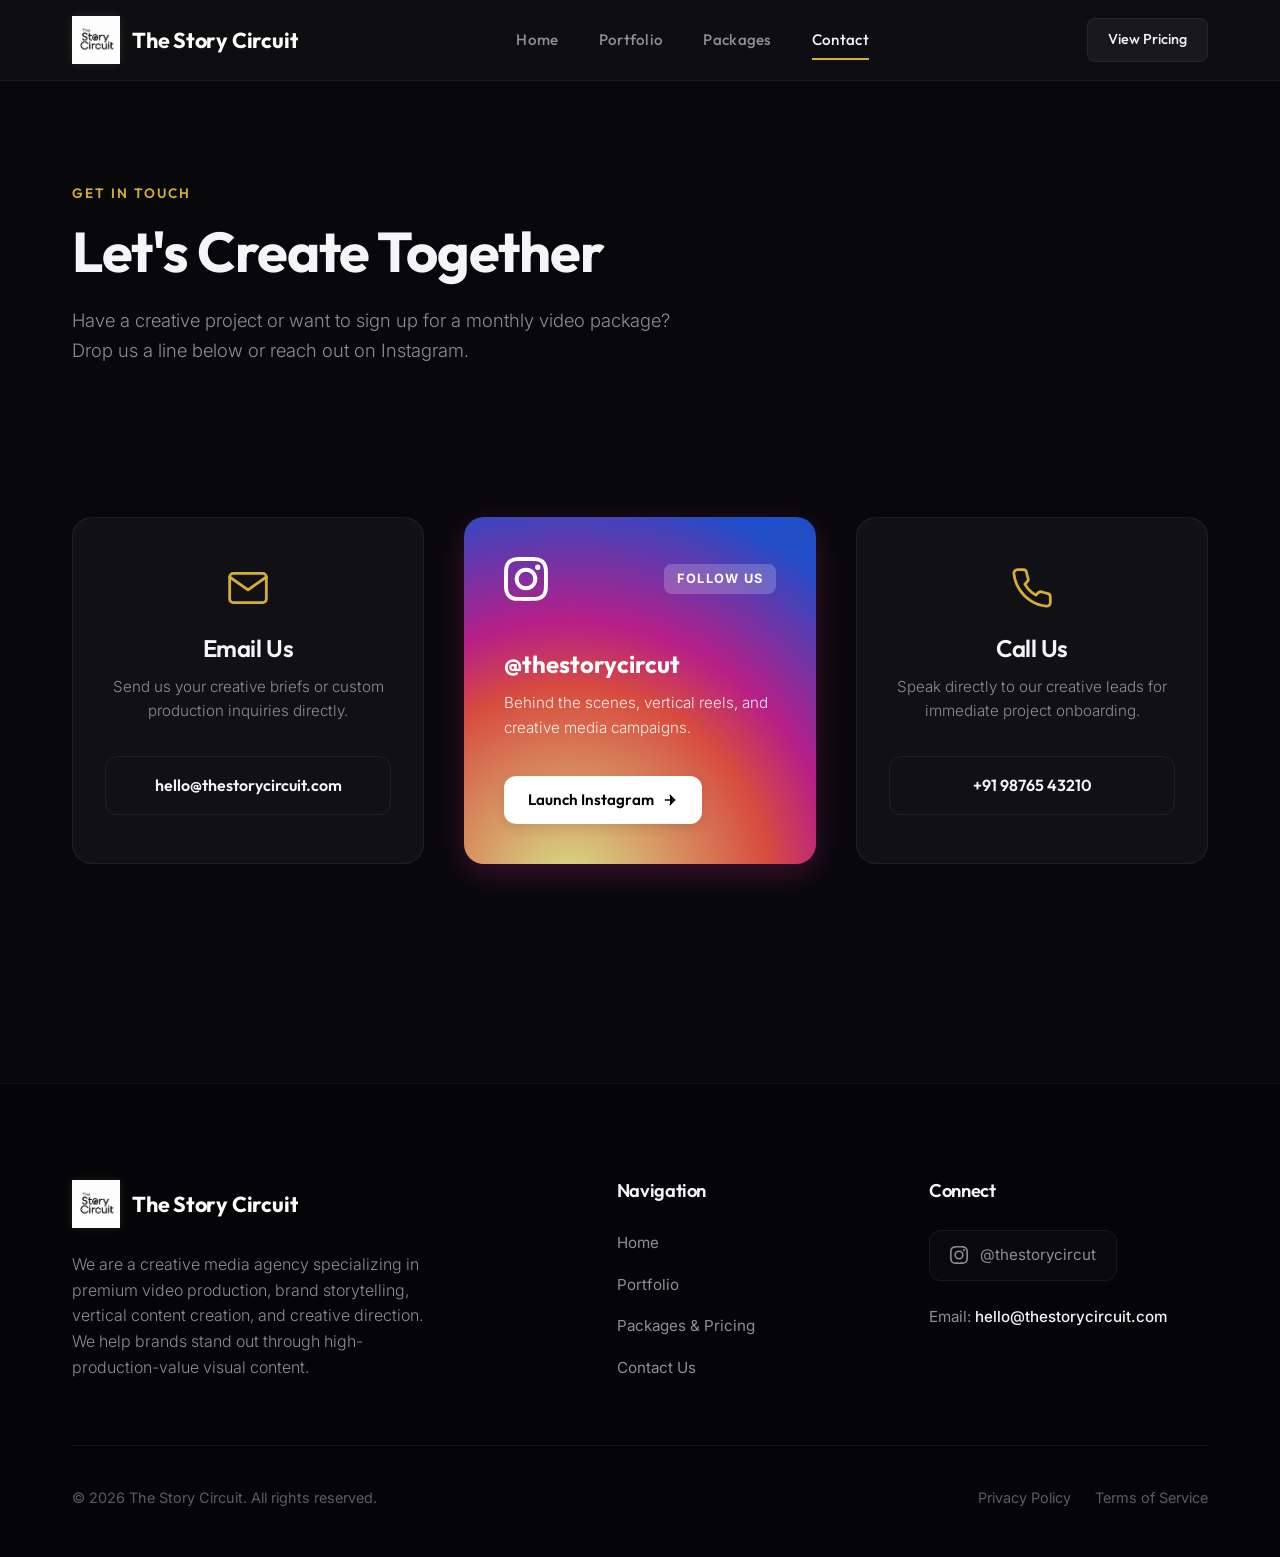
<file: contact.html>
<!DOCTYPE html>
<html lang="en">

<head>
  <meta charset="UTF-8">
  <meta name="viewport" content="width=device-width, initial-scale=1.0">

  <title>Contact Us | The Story Circuit</title>

  <meta
          name="description"
          content="Get in touch with The Story Circuit. Inquire about packages, book a video production consultation, or connect with our Instagram handle."
  >

  <link rel="stylesheet" href="css/style.css">
</head>

<body>

<!-- ==========================================
     HEADER & NAVIGATION
     ========================================== -->
<header class="header">

  <div class="container nav-container">

    <a
            href="index.html"
            class="logo-link logo-container"
            id="header-logo"
    >
        <span class="logo-text">
          The Story Circuit
        </span>
    </a>


    <nav class="nav-links" id="nav-links">

      <a
              href="index.html"
              class="nav-link"
      >
        Home
      </a>

      <a
              href="portfolio.html"
              class="nav-link"
      >
        Portfolio
      </a>

      <a
              href="pricing.html"
              class="nav-link"
      >
        Packages
      </a>

      <a
              href="contact.html"
              class="nav-link active"
      >
        Contact
      </a>

    </nav>


    <a
            href="pricing.html"
            class="nav-cta"
    >
      View Pricing
    </a>


    <div
            class="menu-toggle"
            id="menu-toggle"
    >
      <span></span>
      <span></span>
      <span></span>
    </div>

  </div>

</header>


<!-- ==========================================
     CONTACT HERO HEADER
     ========================================== -->
<section
        style="padding-top: 180px; padding-bottom: 2rem; background-color: var(--bg-dark);"
>

  <div class="container">

    <div class="reveal">

        <span class="section-tag">
          Get in Touch
        </span>

      <h1 class="section-title">
        Let's Create Together
      </h1>

      <p class="section-desc">
        Have a creative project or want to sign up for a monthly video package? Drop us a line below or reach out on Instagram.
      </p>

    </div>

  </div>

</section>


<!-- ==========================================
     CONTACT DETAILS & FORM SECTION
     ========================================== -->
<section
        style="padding-top: 2rem; background-color: var(--bg-dark); min-height: 70vh;"
>

  <div class="container">

    <div
            class="pricing-grid reveal"
            style="margin-top: 2rem;"
    >

      <!-- Card 1: Email -->
      <div
              class="pricing-card"
              style="padding: 3rem 2rem; text-align: center; align-items: center; justify-content: center;"
      >

        <div
                style="color: var(--accent); margin-bottom: 1.5rem; display: flex; justify-content: center;"
        >

          <svg
                  width="44"
                  height="44"
                  viewBox="0 0 24 24"
                  fill="none"
                  stroke="currentColor"
                  stroke-width="1.5"
                  stroke-linecap="round"
                  stroke-linejoin="round"
          >
            <path d="M4 4h16c1.1 0 2 .9 2 2v12c0 1.1-.9 2-2 2H4c-1.1 0-2-.9-2-2V6c0-1.1.9-2 2-2z"></path>
            <polyline points="22,6 12,13 2,6"></polyline>
          </svg>

        </div>


        <h3
                style="font-size: 1.5rem; margin-bottom: 0.75rem; color: var(--text-main);"
        >
          Email Us
        </h3>


        <p
                style="color: var(--text-muted); font-size: 0.95rem; margin-bottom: 2rem; font-weight: 300; line-height: 1.6;"
        >
          Send us your creative briefs or custom production inquiries directly.
        </p>


        <a
                href="mailto:hello@thestorycircuit.com"
                class="btn btn-secondary btn-small agency-email"
                style="font-size: 1rem; width: 100%;"
        >
          hello@thestorycircuit.com
        </a>

      </div>


      <!-- Card 2: Instagram (Radial Glow) -->
      <a
              href="https://instagram.com/thestorycircut"
              target="_blank"
              class="instagram-card instagram-link"
              style="justify-content: space-between; min-height: 300px; text-align: left;"
      >

        <div class="instagram-header">

          <svg
                  class="instagram-icon"
                  viewBox="0 0 24 24"
          >
            <path d="M12 2.163c3.204 0 3.584.012 4.85.07 3.252.148 4.771 1.691 4.919 4.919.058 1.265.069 1.645.069 4.849 0 3.205-.012 3.584-.069 4.849-.149 3.225-1.664 4.771-4.919 4.919-1.266.058-1.644.07-4.85.07-3.204 0-3.584-.012-4.849-.07-3.26-.149-4.771-1.699-4.919-4.92-.058-1.265-.07-1.644-.07-4.849.07-3.204.013-3.583.07-4.849.149-3.227 1.664-4.771 4.919-4.919 1.266-.057 1.645-.069 4.849-.069zM12 0C8.741 0 8.333.014 7.053.072 2.695.272.273 2.69.073 7.051.014 8.333 0 8.741 0 12c0 3.259.014 3.668.072 4.948.2 4.358 2.618 6.78 6.98 6.98 1.281.058 1.689.072 4.948.072 3.259 0 3.668-.014 4.948-.072 4.354-.2 6.782-2.618 6.979-6.98.059-1.28.073-1.689.073-4.948 0-3.259-.014-3.667-.072-4.947-.196-4.354-2.617-6.78-6.979-6.98C15.668.014 15.259 0 12 0zm0 5.838a6.162 6.162 0 100 12.324 6.162 6.162 0 000-12.324zM12 16a4 4 0 110-8 4 4 0 010 8zm6.406-11.845a1.44 1.44 0 100 2.881 1.44 1.44 0 000-2.881z"
            />
          </svg>


          <span
                  style="font-size: 0.8rem; font-weight: 700; text-transform: uppercase; letter-spacing: 0.1em; background-color: rgba(255,255,255,0.2); padding: 0.3rem 0.8rem; border-radius: var(--radius-sm);"
          >
              Follow Us
            </span>

        </div>


        <div>

          <div
                  class="instagram-handle instagram-handle-text"
          >
            @thestorycircut
          </div>

          <div
                  class="instagram-tagline"
                  style="font-weight: 300; opacity: 0.9;"
          >
            Behind the scenes, vertical reels, and creative media campaigns.
          </div>

        </div>


        <div
                class="instagram-action"
                style="margin-top: 1rem;"
        >

            <span>
              Launch Instagram
            </span>

          <svg
                  width="14"
                  height="14"
                  viewBox="0 0 24 24"
                  fill="none"
                  stroke="currentColor"
                  stroke-width="2"
                  stroke-linecap="round"
                  stroke-linejoin="round"
          >
            <line
                    x1="5"
                    y1="12"
                    x2="19"
                    y2="12"
            ></line>

            <polyline
                    points="12 5 19 12 12 19"
            ></polyline>
          </svg>

        </div>

      </a>


      <!-- Card 3: Phone -->
      <div
              class="pricing-card"
              style="padding: 3rem 2rem; text-align: center; align-items: center; justify-content: center;"
      >

        <div
                style="color: var(--accent); margin-bottom: 1.5rem; display: flex; justify-content: center;"
        >

          <svg
                  width="44"
                  height="44"
                  viewBox="0 0 24 24"
                  fill="none"
                  stroke="currentColor"
                  stroke-width="1.5"
                  stroke-linecap="round"
                  stroke-linejoin="round"
          >
            <path d="M22 16.92v3a2 2 0 0 1-2.18 2 19.79 19.79 0 0 1-8.63-3.07 19.5 19.5 0 0 1-6-6 19.79 19.79 0 0 1-3.07-8.67A2 2 0 0 1 4.11 2h3a2 2 0 0 1 2 1.72 12.84 12.84 0 0 0 .7 2.81 2 2 0 0 1-.45 2.11L8.09 9.91a16 16 0 0 0 6 6l1.27-1.27a2 2 0 0 1 2.11-.45 12.84 12.84 0 0 0 2.81.7A2 2 0 0 1 22 16.92z"></path>
          </svg>

        </div>


        <h3
                style="font-size: 1.5rem; margin-bottom: 0.75rem; color: var(--text-main);"
        >
          Call Us
        </h3>


        <p
                style="color: var(--text-muted); font-size: 0.95rem; margin-bottom: 2rem; font-weight: 300; line-height: 1.6;"
        >
          Speak directly to our creative leads for immediate project onboarding.
        </p>


        <a
                href="tel:+919650866404"
                class="btn btn-secondary btn-small agency-phone"
                style="font-size: 1rem; width: 100%;"
        >
          +91 98765 43210
        </a>

      </div>

    </div>

  </div>

</section>


<!-- ==========================================
     FOOTER
     ========================================== -->
<footer class="footer">

  <div class="container">

    <div class="footer-grid">

      <div class="footer-brand">

        <a
                href="index.html"
                class="logo-link logo-container"
                id="footer-logo"
        >
            <span class="logo-text">
              The Story Circuit
            </span>
        </a>


        <p class="footer-desc agency-desc">
          We are a creative media agency crafting high-production video content, social campaign reels, and visual branding.
        </p>

      </div>


      <div>

        <h4 class="footer-title">
          Navigation
        </h4>

        <ul class="footer-links">

          <li>
            <a
                    href="index.html"
                    class="footer-link"
            >
              Home
            </a>
          </li>

          <li>
            <a
                    href="portfolio.html"
                    class="footer-link"
            >
              Portfolio
            </a>
          </li>

          <li>
            <a
                    href="pricing.html"
                    class="footer-link"
            >
              Packages & Pricing
            </a>
          </li>

          <li>
            <a
                    href="contact.html"
                    class="footer-link"
            >
              Contact Us
            </a>
          </li>

        </ul>

      </div>


      <div>

        <h4 class="footer-title">
          Connect
        </h4>

        <ul
                class="footer-links"
                style="gap: 1.5rem;"
        >

          <li>

            <a
                    href="#"
                    class="footer-social-badge instagram-link"
                    target="_blank"
            >

              <svg viewBox="0 0 24 24">
                <path d="M12 2.163c3.204 0 3.584.012 4.85.07 3.252.148 4.771 1.691 4.919 4.919.058 1.265.069 1.645.069 4.849 0 3.205-.012 3.584-.069 4.849-.149 3.225-1.664 4.771-4.919 4.919-1.266.058-1.644.07-4.85.07-3.204 0-3.584-.012-4.849-.07-3.26-.149-4.771-1.699-4.919-4.92-.058-1.265-.07-1.644-.07-4.849.07-3.204.013-3.583.07-4.849.149-3.227 1.664-4.771 4.919-4.919 1.266-.057 1.645-.069 4.849-.069zM12 0C8.741 0 8.333.014 7.053.072 2.695.272.273 2.69.073 7.051.014 8.333 0 8.741 0 12c0 3.259.014 3.668.072 4.948.2 4.358 2.618 6.78 6.98 6.98 1.281.058 1.689.072 4.948.072 3.259 0 3.668-.014 4.948-.072 4.354-.2 6.782-2.618 6.979-6.98.059-1.28.073-1.689.073-4.948 0-3.259-.014-3.667-.072-4.947-.196-4.354-2.617-6.78-6.979-6.98C15.668.014 15.259 0 12 0zm0 5.838a6.162 6.162 0 100 12.324 6.162 6.162 0 000-12.324zM12 16a4 4 0 110-8 4 4 0 010 8zm6.406-11.845a1.44 1.44 0 100 2.881 1.44 1.44 0 000-2.881z"
                />
              </svg>

              <span class="instagram-handle-text">
                  @thestorycircuit
                </span>

            </a>

          </li>


          <li
                  style="color: var(--text-muted); font-size: 0.95rem;"
          >
            Email:

            <a
                    href="mailto:hello@thestorycircuit.com"
                    class="agency-email"
                    style="color: var(--text-main); font-weight: 500;"
            >
              hello@thestorycircuit.com
            </a>

          </li>

        </ul>

      </div>

    </div>


    <div class="footer-bottom">

      <div>
        &copy; 2026

        <span class="agency-name">
            The Story Circuit
          </span>.

        All rights reserved.
      </div>


      <div
              style="display: flex; gap: 1.5rem;"
      >

        <a
                href="#"
                style="color: var(--text-dim);"
        >
          Privacy Policy
        </a>

        <a
                href="#"
                style="color: var(--text-dim);"
        >
          Terms of Service
        </a>

      </div>

    </div>

  </div>

</footer>


<!-- ==========================================
     JAVASCRIPT
     ========================================== -->
<script src="js/data.js"></script>
<script src="js/navigation.js"></script>
<script src="js/animations.js"></script>
<script src="js/modal.js"></script>
<script src="js/portfolio.js"></script>
<script src="js/pricing.js"></script>
<script src="js/contact.js"></script>
<script src="js/main.js"></script>

</body>

</html>
</file>
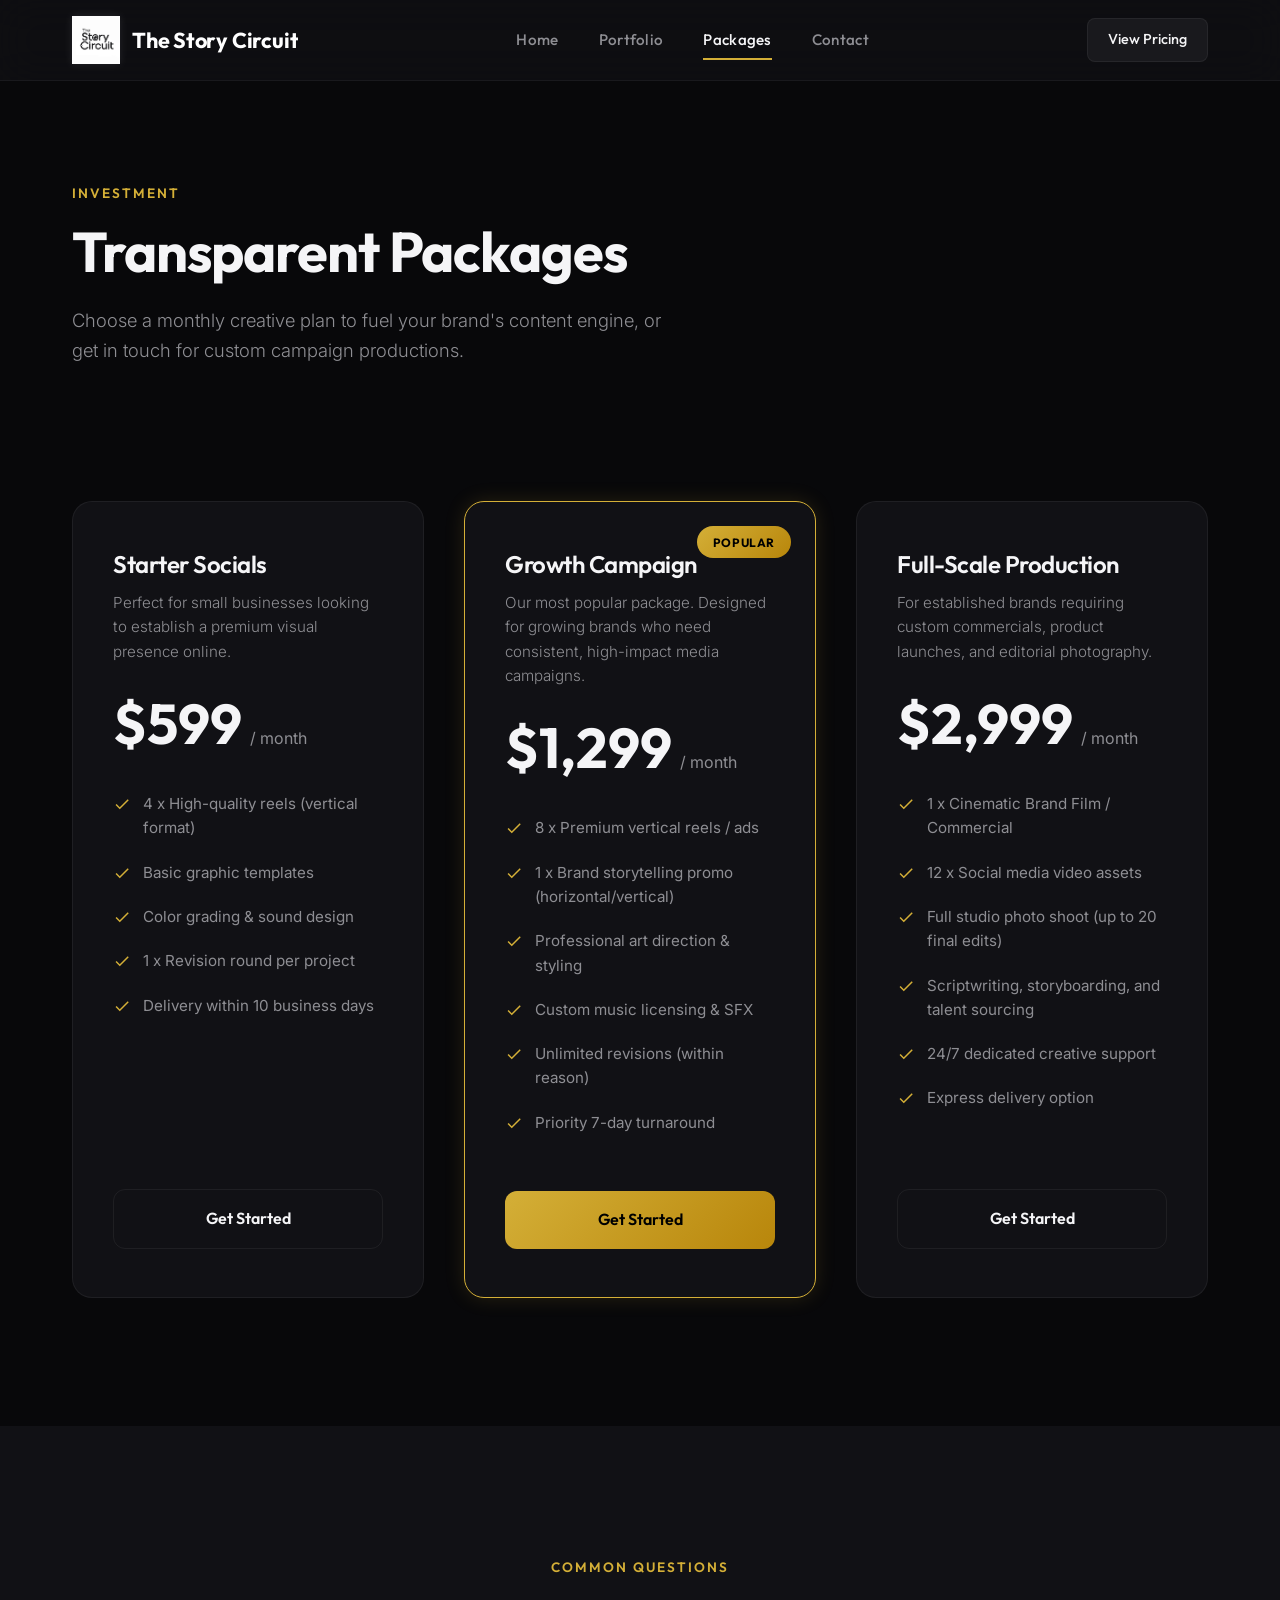
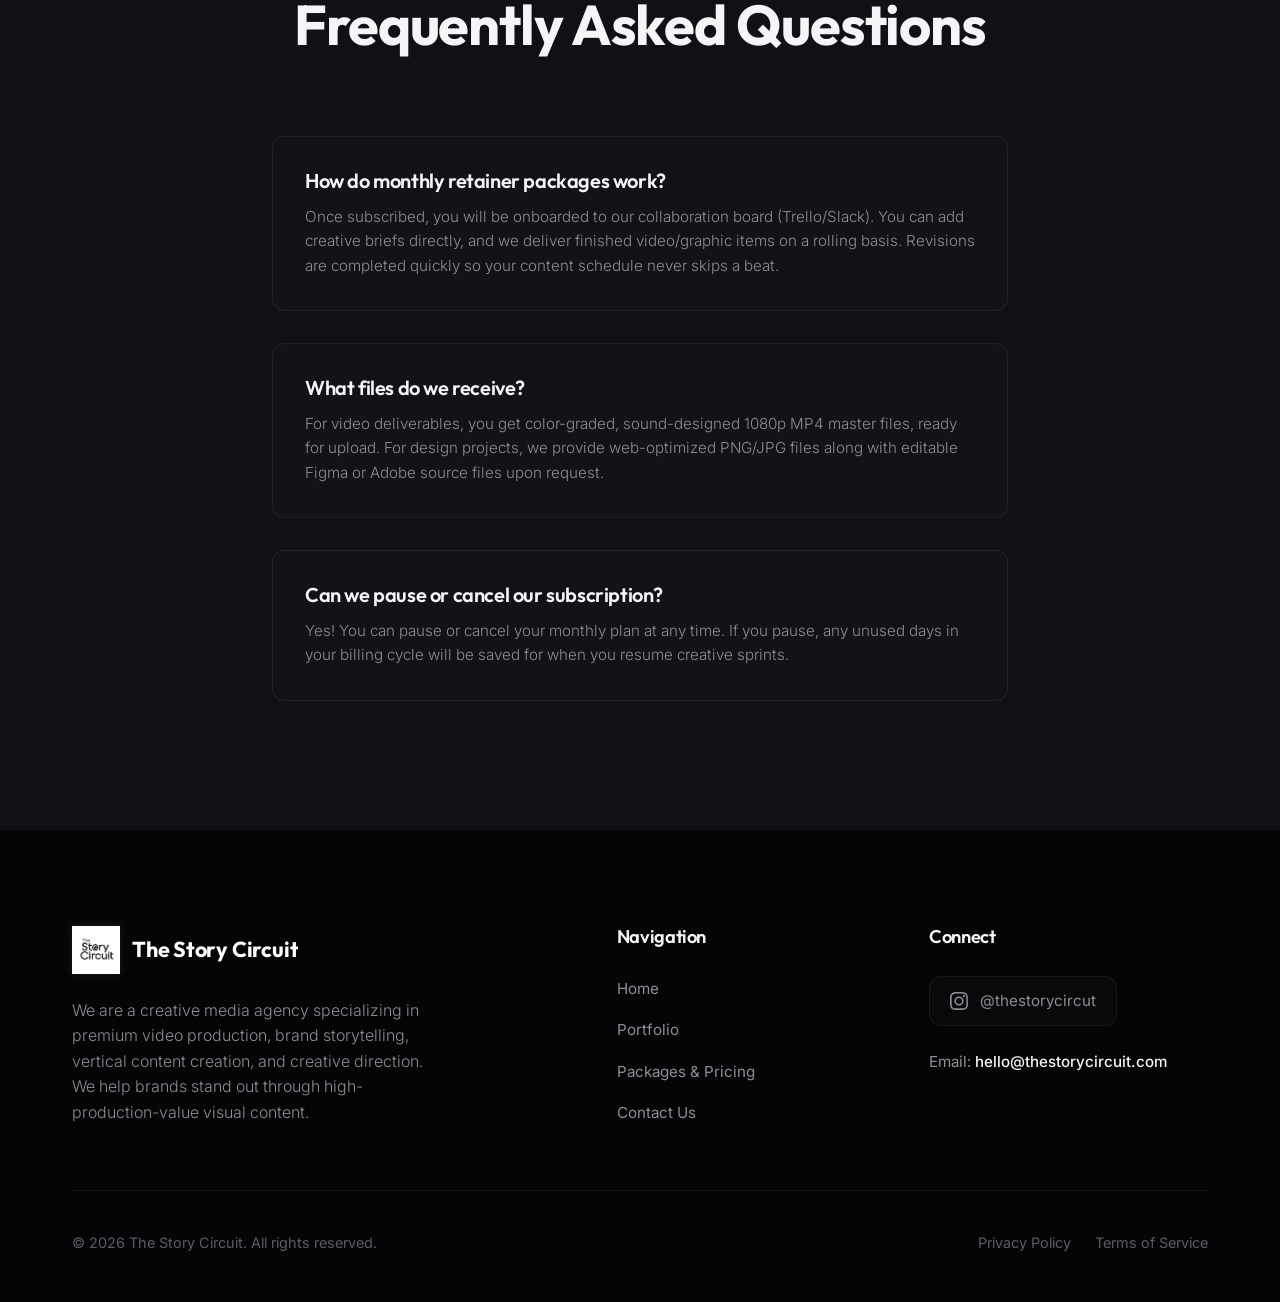
<file: pricing.html>
<!DOCTYPE html>
<html lang="en">

<head>
  <meta charset="UTF-8">
  <meta name="viewport" content="width=device-width, initial-scale=1.0">

  <title>Packages & Pricing | The Story Circuit</title>

  <meta
          name="description"
          content="View our monthly media production packages. From vertical content creation to full brand film production, find the right pricing for your business."
  >

  <link rel="stylesheet" href="css/style.css">
</head>

<body>

<!-- ==========================================
     HEADER & NAVIGATION
     ========================================== -->
<header class="header">

  <div class="container nav-container">

    <a
            href="index.html"
            class="logo-link logo-container"
            id="header-logo"
    >
        <span class="logo-text">
          The Story Circuit
        </span>
    </a>


    <nav class="nav-links" id="nav-links">

      <a
              href="index.html"
              class="nav-link"
      >
        Home
      </a>

      <a
              href="portfolio.html"
              class="nav-link"
      >
        Portfolio
      </a>

      <a
              href="pricing.html"
              class="nav-link active"
      >
        Packages
      </a>

      <a
              href="contact.html"
              class="nav-link"
      >
        Contact
      </a>

    </nav>


    <a
            href="pricing.html"
            class="nav-cta"
    >
      View Pricing
    </a>


    <div
            class="menu-toggle"
            id="menu-toggle"
    >
      <span></span>
      <span></span>
      <span></span>
    </div>

  </div>

</header>


<!-- ==========================================
     PRICING HERO HEADER
     ========================================== -->
<section
        style="padding-top: 180px; padding-bottom: 2rem; background-color: var(--bg-dark);"
>

  <div class="container">

    <div class="reveal">

        <span class="section-tag">
          Investment
        </span>

      <h1 class="section-title">
        Transparent Packages
      </h1>

      <p class="section-desc">
        Choose a monthly creative plan to fuel your brand's content engine, or get in touch for custom campaign productions.
      </p>

    </div>

  </div>

</section>


<!-- ==========================================
     PRICING CARDS SECTION
     ========================================== -->
<section
        style="padding-top: 2rem; background-color: var(--bg-dark);"
>

  <div class="container">

    <div
            class="pricing-grid"
            id="pricing-grid"
    >
      <!-- Rendered dynamically by js/main.js -->

      <p
              style="grid-column: 1/-1; text-align: center; color: var(--text-muted); padding: 4rem 0;"
      >
        Loading pricing plans...
      </p>

    </div>

  </div>

</section>


<!-- ==========================================
     FAQ SECTION
     ========================================== -->
<section
        style="background-color: var(--bg-surface);"
        id="faq"
>

  <div
          class="container"
          style="max-width: 800px;"
  >

    <div
            class="reveal"
            style="text-align: center; margin-bottom: 5rem;"
    >

        <span class="section-tag">
          Common Questions
        </span>

      <h2 class="section-title">
        Frequently Asked Questions
      </h2>

    </div>


    <div
            class="reveal"
            style="display: flex; flex-direction: column; gap: 2rem;"
    >

      <!-- FAQ 1 -->
      <div
              style="background-color: rgba(255,255,255,0.01); border: 1px solid var(--border-color); border-radius: var(--radius-md); padding: 2rem;"
      >

        <h3
                style="font-size: 1.25rem; margin-bottom: 0.75rem; color: var(--text-main);"
        >
          How do monthly retainer packages work?
        </h3>

        <p
                style="color: var(--text-muted); font-weight: 300; font-size: 0.95rem; line-height: 1.6;"
        >
          Once subscribed, you will be onboarded to our collaboration board (Trello/Slack). You can add creative briefs directly, and we deliver finished video/graphic items on a rolling basis. Revisions are completed quickly so your content schedule never skips a beat.
        </p>

      </div>


      <!-- FAQ 2 -->
      <div
              style="background-color: rgba(255,255,255,0.01); border: 1px solid var(--border-color); border-radius: var(--radius-md); padding: 2rem;"
      >

        <h3
                style="font-size: 1.25rem; margin-bottom: 0.75rem; color: var(--text-main);"
        >
          What files do we receive?
        </h3>

        <p
                style="color: var(--text-muted); font-weight: 300; font-size: 0.95rem; line-height: 1.6;"
        >
          For video deliverables, you get color-graded, sound-designed 1080p MP4 master files, ready for upload. For design projects, we provide web-optimized PNG/JPG files along with editable Figma or Adobe source files upon request.
        </p>

      </div>


      <!-- FAQ 3 -->
      <div
              style="background-color: rgba(255,255,255,0.01); border: 1px solid var(--border-color); border-radius: var(--radius-md); padding: 2rem;"
      >

        <h3
                style="font-size: 1.25rem; margin-bottom: 0.75rem; color: var(--text-main);"
        >
          Can we pause or cancel our subscription?
        </h3>

        <p
                style="color: var(--text-muted); font-weight: 300; font-size: 0.95rem; line-height: 1.6;"
        >
          Yes! You can pause or cancel your monthly plan at any time. If you pause, any unused days in your billing cycle will be saved for when you resume creative sprints.
        </p>

      </div>

    </div>

  </div>

</section>


<!-- ==========================================
     FOOTER
     ========================================== -->
<footer class="footer">

  <div class="container">

    <div class="footer-grid">

      <div class="footer-brand">

        <a
                href="index.html"
                class="logo-link logo-container"
                id="footer-logo"
        >
            <span class="logo-text">
              The Story Circuit
            </span>
        </a>

        <p class="footer-desc agency-desc">
          We are a creative media agency crafting high-production video content, social campaign reels, and visual branding.
        </p>

      </div>


      <div>

        <h4 class="footer-title">
          Navigation
        </h4>

        <ul class="footer-links">

          <li>
            <a
                    href="index.html"
                    class="footer-link"
            >
              Home
            </a>
          </li>

          <li>
            <a
                    href="portfolio.html"
                    class="footer-link"
            >
              Portfolio
            </a>
          </li>

          <li>
            <a
                    href="pricing.html"
                    class="footer-link"
            >
              Packages & Pricing
            </a>
          </li>

          <li>
            <a
                    href="contact.html"
                    class="footer-link"
            >
              Contact Us
            </a>
          </li>

        </ul>

      </div>


      <div>

        <h4 class="footer-title">
          Connect
        </h4>

        <ul
                class="footer-links"
                style="gap: 1.5rem;"
        >

          <li>

            <a
                    href="#"
                    class="footer-social-badge instagram-link"
                    target="_blank"
            >

              <svg viewBox="0 0 24 24">
                <path d="M12 2.163c3.204 0 3.584.012 4.85.07 3.252.148 4.771 1.691 4.919 4.919.058 1.265.069 1.645.069 4.849 0 3.205-.012 3.584-.069 4.849-.149 3.225-1.664 4.771-4.919 4.919-1.266.058-1.644.07-4.85.07-3.204 0-3.584-.012-4.849-.07-3.26-.149-4.771-1.699-4.919-4.92-.058-1.265-.07-1.644-.07-4.849.07-3.204.013-3.583.07-4.849.149-3.227 1.664-4.771 4.919-4.919 1.266-.057 1.645-.069 4.849-.069zM12 0C8.741 0 8.333.014 7.053.072 2.695.272.273 2.69.073 7.051.014 8.333 0 8.741 0 12c0 3.259.014 3.668.072 4.948.2 4.358 2.618 6.78 6.98 6.98 1.281.058 1.689.072 4.948.072 3.259 0 3.668-.014 4.948-.072 4.354-.2 6.782-2.618 6.979-6.98.059-1.28-.073-1.689-.073-4.948 0-3.259-.014-3.667-.072-4.947-.196-4.354-2.617-6.78-6.979-6.98C15.668.014 15.259 0 12 0zm0 5.838a6.162 6.162 0 100 12.324 6.162 6.162 0 000-12.324zM12 16a4 4 0 110-8 4 4 0 010 8zm6.406-11.845a1.44 1.44 0 100 2.881 1.44 1.44 0 000-2.881z"/>
              </svg>

              <span class="instagram-handle-text">
                  @thestorycircuit
                </span>

            </a>

          </li>


          <li
                  style="color: var(--text-muted); font-size: 0.95rem;"
          >
            Email:

            <a
                    href="mailto:hello@thestorycircuit.com"
                    class="agency-email"
                    style="color: var(--text-main); font-weight: 500;"
            >
              hello@thestorycircuit.com
            </a>

          </li>

        </ul>

      </div>

    </div>


    <div class="footer-bottom">

      <div>
        &copy; 2026

        <span class="agency-name">
            The Story Circuit
          </span>.

        All rights reserved.
      </div>

      <div
              style="display: flex; gap: 1.5rem;"
      >

        <a
                href="#"
                style="color: var(--text-dim);"
        >
          Privacy Policy
        </a>

        <a
                href="#"
                style="color: var(--text-dim);"
        >
          Terms of Service
        </a>

      </div>

    </div>

  </div>

</footer>


<!-- ==========================================
     JAVASCRIPT
     ========================================== -->
<script src="js/data.js"></script>
<script src="js/navigation.js"></script>
<script src="js/animations.js"></script>
<script src="js/modal.js"></script>
<script src="js/portfolio.js"></script>
<script src="js/pricing.js"></script>
<script src="js/contact.js"></script>
<script src="js/main.js"></script>

</body>

</html>
</file>
<file: css/style.css>
@import url('https://fonts.googleapis.com/css2?family=Inter:wght@300;400;500;600&family=Outfit:wght@300;400;500;600;700;800&display=swap');

/* ==========================================
   DESIGN VARIABLES & SYSTEM
   ========================================== */
:root {
  --bg-dark: #08080a;
  --bg-surface: #111115;
  --bg-surface-hover: #181820;
  
  --accent: #d4af37; /* Luxury Gold */
  --accent-rgb: 212, 175, 55;
  --accent-light: #f3e5ab;
  --accent-gradient: linear-gradient(135deg, #d4af37 0%, #b8860b 100%);
  
  --text-main: #f5f5f7;
  --text-muted: #8e8e93;
  --text-dim: #5c5c62;
  
  --border-color: rgba(255, 255, 255, 0.06);
  --border-hover: rgba(255, 255, 255, 0.15);
  --glass-bg: rgba(17, 17, 21, 0.75);
  --glass-border: rgba(255, 255, 255, 0.05);
  
  --font-heading: 'Outfit', -apple-system, BlinkMacSystemFont, sans-serif;
  --font-body: 'Inter', -apple-system, BlinkMacSystemFont, sans-serif;
  
  --transition-smooth: all 0.4s cubic-bezier(0.16, 1, 0.3, 1);
  --transition-fast: all 0.2s ease;
  
  --shadow-sm: 0 4px 12px rgba(0, 0, 0, 0.1);
  --shadow-lg: 0 12px 30px rgba(0, 0, 0, 0.3);
  --shadow-glow: 0 0 20px rgba(212, 175, 55, 0.15);
  
  --radius-sm: 8px;
  --radius-md: 12px;
  --radius-lg: 20px;
  --radius-xl: 30px;
}

/* ==========================================
   BASE RESET & LAYOUT
   ========================================== */
* {
  box-sizing: border-box;
  margin: 0;
  padding: 0;
}

html {
  scroll-behavior: smooth;
  background-color: var(--bg-dark);
  color: var(--text-main);
  font-family: var(--font-body);
  -webkit-font-smoothing: antialiased;
}

body {
  overflow-x: hidden;
  line-height: 1.6;
}

a {
  text-decoration: none;
  color: inherit;
  transition: var(--transition-fast);
}

button, input, textarea, select {
  font-family: inherit;
  background: none;
  border: none;
  color: inherit;
}

ul {
  list-style: none;
}

.container {
  width: 100%;
  max-width: 1200px;
  margin: 0 auto;
  padding: 0 2rem;
}

section {
  padding: 8rem 0;
  position: relative;
}

/* ==========================================
   TYPOGRAPHY
   ========================================== */
h1, h2, h3, h4, h5, h6 {
  font-family: var(--font-heading);
  font-weight: 600;
  line-height: 1.2;
  letter-spacing: -0.02em;
}

.section-tag {
  display: inline-block;
  font-family: var(--font-heading);
  font-size: 0.85rem;
  font-weight: 600;
  letter-spacing: 0.15em;
  text-transform: uppercase;
  color: var(--accent);
  margin-bottom: 1rem;
}

.section-title {
  font-size: clamp(2rem, 5vw, 3.5rem);
  font-weight: 700;
  margin-bottom: 1.5rem;
  line-height: 1.1;
}

.section-desc {
  font-size: 1.15rem;
  color: var(--text-muted);
  max-width: 600px;
  margin-bottom: 3.5rem;
  font-weight: 300;
}

.gradient-text {
  background: var(--accent-gradient);
  -webkit-background-clip: text;
  background-clip: text;
  -webkit-text-fill-color: transparent;
}

/* ==========================================
   NAVIGATION
   ========================================== */
.header {
  position: fixed;
  top: 0;
  left: 0;
  width: 100%;
  z-index: 1000;
  backdrop-filter: blur(20px);
  -webkit-backdrop-filter: blur(20px);
  background-color: var(--glass-bg);
  border-bottom: 1px solid var(--glass-border);
  transition: var(--transition-smooth);
}

.header.scrolled {
  padding: 0.75rem 0;
  box-shadow: var(--shadow-sm);
}

.nav-container {
  display: flex;
  justify-content: space-between;
  align-items: center;
  height: 80px;
}

.logo-link {
  display: flex;
  align-items: center;
  gap: 0.75rem;
}

.logo-img {
  height: 48px;
  width: auto;
  object-fit: contain;
  filter: drop-shadow(0 0 4px rgba(255, 255, 255, 0.1));
}

.logo-text {
  font-family: var(--font-heading);
  font-size: 1.35rem;
  font-weight: 700;
  letter-spacing: -0.01em;
  background: #ffffff;
  -webkit-background-clip: text;
  background-clip: text;
  -webkit-text-fill-color: transparent;
}

.nav-links {
  display: flex;
  gap: 2.5rem;
}

.nav-link {
  font-family: var(--font-heading);
  font-size: 0.95rem;
  font-weight: 500;
  letter-spacing: 0.02em;
  color: var(--text-muted);
  position: relative;
  padding: 0.5rem 0;
}

.nav-link::after {
  content: '';
  position: absolute;
  bottom: 0;
  left: 0;
  width: 0;
  height: 2px;
  background-color: var(--accent);
  transition: var(--transition-smooth);
}

.nav-link:hover {
  color: var(--text-main);
}

.nav-link:hover::after,
.nav-link.active::after {
  width: 100%;
}

.nav-link.active {
  color: var(--text-main);
}

.nav-cta {
  display: inline-flex;
  align-items: center;
  justify-content: center;
  padding: 0.6rem 1.25rem;
  border-radius: var(--radius-sm);
  background-color: rgba(255, 255, 255, 0.05);
  border: 1px solid var(--border-color);
  font-family: var(--font-heading);
  font-size: 0.9rem;
  font-weight: 500;
  color: var(--text-main);
  transition: var(--transition-smooth);
}

.nav-cta:hover {
  background-color: var(--accent);
  color: #000000;
  border-color: var(--accent);
  box-shadow: var(--shadow-glow);
}

.menu-toggle {
  display: none;
  flex-direction: column;
  gap: 6px;
  cursor: pointer;
  z-index: 1010;
  padding: 0.5rem;
}

.menu-toggle span {
  display: block;
  width: 25px;
  height: 2px;
  background-color: var(--text-main);
  transition: var(--transition-smooth);
}

/* ==========================================
   BUTTONS
   ========================================== */
.btn {
  display: inline-flex;
  align-items: center;
  justify-content: center;
  gap: 0.75rem;
  padding: 1rem 2rem;
  border-radius: var(--radius-md);
  font-family: var(--font-heading);
  font-size: 1rem;
  font-weight: 600;
  cursor: pointer;
  transition: var(--transition-smooth);
}

.btn-primary {
  background: var(--accent-gradient);
  color: #000000;
  box-shadow: var(--shadow-glow);
}

.btn-primary:hover {
  transform: translateY(-2px);
  box-shadow: 0 0 25px rgba(212, 175, 55, 0.35);
}

.btn-secondary {
  background-color: transparent;
  color: var(--text-main);
  border: 1px solid var(--border-color);
}

.btn-secondary:hover {
  border-color: var(--accent);
  background-color: rgba(212, 175, 55, 0.03);
  transform: translateY(-2px);
}

/* ==========================================
   CINEMATIC HERO SECTION
   ========================================== */
.hero {
  min-height: 100vh;
  display: flex;
  align-items: center;
  position: relative;
  overflow: hidden;
  padding-top: 120px;
  padding-bottom: 6rem;
}

.hero-video-bg {
  position: absolute;
  top: 0;
  left: 0;
  width: 100%;
  height: 100%;
  object-fit: cover;
  z-index: -2;
  opacity: 0.35;
  filter: saturate(0.8) contrast(1.1);
}

.hero::after {
  content: '';
  position: absolute;
  top: 0;
  left: 0;
  width: 100%;
  height: 100%;
  background: linear-gradient(to bottom, 
    rgba(8, 8, 10, 0.8) 0%, 
    rgba(8, 8, 10, 0.6) 50%, 
    rgba(8, 8, 10, 1) 100%
  );
  z-index: -1;
}

.hero-content {
  max-width: 800px;
}

.hero-tag {
  display: inline-flex;
  align-items: center;
  gap: 0.5rem;
  padding: 0.5rem 1rem;
  border-radius: var(--radius-xl);
  background-color: rgba(255, 255, 255, 0.04);
  border: 1px solid var(--border-color);
  font-family: var(--font-heading);
  font-size: 0.85rem;
  font-weight: 500;
  color: var(--accent-light);
  margin-bottom: 2rem;
  animation: fadeInDown 0.8s ease;
}

.hero-tag span {
  display: inline-block;
  width: 8px;
  height: 8px;
  border-radius: 50%;
  background-color: var(--accent);
  box-shadow: 0 0 8px var(--accent);
  animation: pulse 2s infinite;
}

.hero-title {
  font-size: clamp(2.5rem, 8vw, 5.5rem);
  font-weight: 800;
  line-height: 1.05;
  letter-spacing: -0.03em;
  margin-bottom: 2rem;
  animation: fadeInUp 1s cubic-bezier(0.16, 1, 0.3, 1) 0.1s both;
}

.hero-desc {
  font-size: clamp(1.1rem, 2.5vw, 1.4rem);
  color: var(--text-muted);
  margin-bottom: 3.5rem;
  font-weight: 300;
  max-width: 650px;
  line-height: 1.5;
  animation: fadeInUp 1s cubic-bezier(0.16, 1, 0.3, 1) 0.2s both;
}

.hero-actions {
  display: flex;
  gap: 1.5rem;
  flex-wrap: wrap;
  animation: fadeInUp 1s cubic-bezier(0.16, 1, 0.3, 1) 0.3s both;
}

/* ==========================================
   FEATURED WORKS GRID & GENERAL PORTFOLIO
   ========================================== */
.portfolio-grid {
  display: grid;
  grid-template-columns: repeat(auto-fill, minmax(320px, 1fr));
  grid-auto-rows: 220px;
  grid-auto-flow: dense;
  gap: 1.5rem;
  margin-top: 1rem;
}

.portfolio-card {
  position: relative;
  border-radius: var(--radius-lg);
  overflow: hidden;
  background-color: var(--bg-surface);
  border: 1px solid var(--border-color);
  cursor: pointer;
  transform: translateZ(0);
  transition: var(--transition-smooth);
  width: 100%;
  height: 100%;
}

/* Bento size classes */
.portfolio-card.bento-standard {
  grid-column: span 1;
  grid-row: span 1;
}

.portfolio-card.bento-wide {
  grid-column: span 2;
  grid-row: span 1;
}

.portfolio-card.bento-tall {
  grid-column: span 1;
  grid-row: span 2;
}

.portfolio-card.bento-large {
  grid-column: span 2;
  grid-row: span 2;
}

.portfolio-media {
  width: 100%;
  height: 100%;
  position: relative;
  overflow: hidden;
}

.portfolio-media img,
.portfolio-media video {
  width: 100%;
  height: 100%;
  object-fit: cover;
  transition: transform 0.8s cubic-bezier(0.16, 1, 0.3, 1);
}

.portfolio-card:hover .portfolio-media img,
.portfolio-card:hover .portfolio-media video {
  transform: scale(1.08);
}

.portfolio-overlay {
  position: absolute;
  top: 0;
  left: 0;
  width: 100%;
  height: 100%;
  background: linear-gradient(to top, 
    rgba(8, 8, 10, 0.95) 0%, 
    rgba(8, 8, 10, 0.4) 60%, 
    transparent 100%
  );
  display: flex;
  flex-direction: column;
  justify-content: flex-end;
  padding: 2rem;
  opacity: 0;
  transition: opacity 0.4s ease;
  z-index: 2;
}

.portfolio-card:hover .portfolio-overlay {
  opacity: 1;
}

.portfolio-card-category {
  font-family: var(--font-heading);
  font-size: 0.8rem;
  font-weight: 600;
  text-transform: uppercase;
  color: var(--accent);
  letter-spacing: 0.08em;
  margin-bottom: 0.5rem;
}

.portfolio-card-title {
  font-size: 1.4rem;
  font-weight: 600;
  color: var(--text-main);
  margin-bottom: 0.5rem;
  transform: translateY(10px);
  transition: transform 0.4s cubic-bezier(0.16, 1, 0.3, 1);
}

.portfolio-card:hover .portfolio-card-title {
  transform: translateY(0);
}

.portfolio-card-action {
  font-size: 0.9rem;
  color: var(--text-muted);
  display: flex;
  align-items: center;
  gap: 0.5rem;
  opacity: 0;
  transform: translateY(10px);
  transition: transform 0.4s cubic-bezier(0.16, 1, 0.3, 1), opacity 0.4s ease;
}

.portfolio-card:hover .portfolio-card-action {
  opacity: 1;
  transform: translateY(0);
  transition-delay: 0.05s;
}

.portfolio-play-btn {
  position: absolute;
  top: 50%;
  left: 50%;
  transform: translate(-50%, -50%) scale(0.8);
  width: 60px;
  height: 60px;
  border-radius: 50%;
  background: var(--accent-gradient);
  display: flex;
  align-items: center;
  justify-content: center;
  box-shadow: 0 8px 24px rgba(212, 175, 55, 0.4);
  opacity: 0;
  z-index: 3;
  pointer-events: none;
  transition: var(--transition-smooth);
}

.portfolio-play-btn svg {
  width: 24px;
  height: 24px;
  fill: #000000;
  margin-left: 4px;
}

.portfolio-card:hover .portfolio-play-btn {
  opacity: 1;
  transform: translate(-50%, -50%) scale(1);
}

/* ==========================================
   PORTFOLIO FILTERS & PAGE
   ========================================== */
.portfolio-filters {
  display: flex;
  gap: 1rem;
  margin-bottom: 3.5rem;
  flex-wrap: wrap;
}

.filter-btn {
  padding: 0.75rem 1.75rem;
  border-radius: var(--radius-md);
  font-family: var(--font-heading);
  font-size: 0.95rem;
  font-weight: 500;
  color: var(--text-muted);
  border: 1px solid var(--border-color);
  cursor: pointer;
  transition: var(--transition-smooth);
}

.filter-btn:hover {
  border-color: var(--accent);
  color: var(--text-main);
}

.filter-btn.active {
  background-color: var(--text-main);
  color: #000000;
  border-color: var(--text-main);
}

/* ==========================================
   PRICING TIER STYLES
   ========================================== */
.pricing-grid {
  display: grid;
  grid-template-columns: repeat(3, 1fr);
  gap: 2.5rem;
  align-items: stretch;
  margin-top: 1rem;
}

.pricing-card {
  background-color: var(--bg-surface);
  border: 1px solid var(--border-color);
  border-radius: var(--radius-lg);
  padding: 3rem 2.5rem;
  position: relative;
  display: flex;
  flex-direction: column;
  transition: var(--transition-smooth);
}

.pricing-card:hover {
  transform: translateY(-8px);
  border-color: var(--border-hover);
  box-shadow: var(--shadow-lg);
}

.pricing-card.popular {
  border: 1px solid var(--accent);
  box-shadow: var(--shadow-glow);
}

.pricing-badge {
  position: absolute;
  top: 1.5rem;
  right: 1.5rem;
  background: var(--accent-gradient);
  color: #000000;
  font-family: var(--font-heading);
  font-size: 0.75rem;
  font-weight: 700;
  padding: 0.4rem 1rem;
  border-radius: var(--radius-xl);
  text-transform: uppercase;
  letter-spacing: 0.05em;
}

.pricing-header {
  margin-bottom: 2rem;
}

.pricing-name {
  font-size: 1.5rem;
  font-weight: 600;
  margin-bottom: 0.75rem;
  color: var(--text-main);
}

.pricing-description {
  font-size: 0.95rem;
  color: var(--text-muted);
  font-weight: 300;
}

.pricing-price-container {
  display: flex;
  align-items: baseline;
  margin-bottom: 2.5rem;
}

.pricing-price {
  font-size: 3.5rem;
  font-weight: 700;
  font-family: var(--font-heading);
  color: var(--text-main);
  line-height: 1;
}

.pricing-period {
  font-size: 1rem;
  color: var(--text-muted);
  margin-left: 0.5rem;
}

.pricing-features {
  display: flex;
  flex-direction: column;
  gap: 1.25rem;
  margin-bottom: 3.5rem;
  flex-grow: 1;
}

.pricing-feature {
  display: flex;
  align-items: flex-start;
  gap: 0.75rem;
  font-size: 0.95rem;
  color: var(--text-muted);
}

.pricing-feature svg {
  width: 18px;
  height: 18px;
  fill: var(--accent);
  flex-shrink: 0;
  margin-top: 3px;
}

.pricing-action {
  width: 100%;
  padding: 1rem;
  font-weight: 600;
  border-radius: var(--radius-md);
  text-align: center;
  font-family: var(--font-heading);
  cursor: pointer;
  transition: var(--transition-smooth);
}

.pricing-action.primary {
  background: var(--accent-gradient);
  color: #000000;
}

.pricing-action.primary:hover {
  box-shadow: 0 0 20px rgba(212, 175, 55, 0.3);
  transform: translateY(-2px);
}

.pricing-action.secondary {
  border: 1px solid var(--border-color);
  color: var(--text-main);
}

.pricing-action.secondary:hover {
  background-color: rgba(255, 255, 255, 0.03);
  border-color: var(--accent);
  transform: translateY(-2px);
}

/* ==========================================
   CONTACT PAGE & INSTAGRAM
   ========================================== */
.contact-grid {
  display: grid;
  grid-template-columns: 1fr 1.2fr;
  gap: 5rem;
  margin-top: 1rem;
}

.contact-info {
  display: flex;
  flex-direction: column;
  gap: 3rem;
}

.contact-details {
  display: flex;
  flex-direction: column;
  gap: 2rem;
}

.contact-item {
  display: flex;
  gap: 1.25rem;
}

.contact-icon {
  width: 50px;
  height: 50px;
  border-radius: var(--radius-md);
  background-color: var(--bg-surface);
  border: 1px solid var(--border-color);
  display: flex;
  align-items: center;
  justify-content: center;
  color: var(--accent);
}

.contact-icon svg {
  width: 20px;
  height: 20px;
  fill: currentColor;
}

.contact-label {
  font-size: 0.85rem;
  color: var(--text-dim);
  text-transform: uppercase;
  letter-spacing: 0.05em;
  margin-bottom: 0.25rem;
}

.contact-value {
  font-size: 1.15rem;
  font-weight: 500;
  color: var(--text-main);
}

.instagram-card {
  background: radial-gradient(circle at 30% 107%, #fdf497 0%, #fdf497 5%, #fd5949 45%, #d6249f 60%, #285aeb 90%);
  border-radius: var(--radius-lg);
  padding: 2.5rem;
  color: #ffffff;
  display: flex;
  flex-direction: column;
  justify-content: space-between;
  min-height: 200px;
  position: relative;
  overflow: hidden;
  box-shadow: 0 10px 30px rgba(214, 36, 159, 0.25);
  transition: var(--transition-smooth);
}

.instagram-card::after {
  content: '';
  position: absolute;
  top: 0;
  left: 0;
  width: 100%;
  height: 100%;
  background: rgba(0, 0, 0, 0.15);
  z-index: 1;
}

.instagram-card > * {
  position: relative;
  z-index: 2;
}

.instagram-card:hover {
  transform: translateY(-5px) scale(1.02);
  box-shadow: 0 15px 35px rgba(214, 36, 159, 0.4);
}

.instagram-header {
  display: flex;
  justify-content: space-between;
  align-items: center;
}

.instagram-icon {
  width: 44px;
  height: 44px;
  fill: #ffffff;
}

.instagram-handle {
  font-family: var(--font-heading);
  font-size: 1.5rem;
  font-weight: 700;
  margin-top: 1.5rem;
  margin-bottom: 0.5rem;
}

.instagram-tagline {
  font-size: 0.95rem;
  opacity: 0.9;
  font-weight: 300;
}

.instagram-action {
  display: inline-flex;
  align-items: center;
  gap: 0.5rem;
  margin-top: 2rem;
  font-family: var(--font-heading);
  font-weight: 600;
  font-size: 0.95rem;
  background-color: #ffffff;
  color: #000000;
  padding: 0.75rem 1.5rem;
  border-radius: var(--radius-md);
  align-self: flex-start;
  box-shadow: var(--shadow-sm);
}

.instagram-action svg {
  width: 16px;
  height: 16px;
  fill: currentColor;
}

/* Contact Form */
.contact-form-container {
  background-color: var(--bg-surface);
  border: 1px solid var(--border-color);
  border-radius: var(--radius-lg);
  padding: 3.5rem;
}

.form-group {
  margin-bottom: 2rem;
}

.form-row {
  display: grid;
  grid-template-columns: 1fr 1fr;
  gap: 2rem;
}

.form-label {
  display: block;
  font-family: var(--font-heading);
  font-size: 0.9rem;
  font-weight: 500;
  margin-bottom: 0.75rem;
  color: var(--text-main);
}

.form-control {
  width: 100%;
  background-color: rgba(255, 255, 255, 0.02);
  border: 1px solid var(--border-color);
  border-radius: var(--radius-md);
  padding: 1rem 1.25rem;
  font-size: 1rem;
  color: var(--text-main);
  transition: var(--transition-fast);
}

.form-control:focus {
  outline: none;
  border-color: var(--accent);
  background-color: rgba(255, 255, 255, 0.04);
  box-shadow: var(--shadow-glow);
}

textarea.form-control {
  min-height: 150px;
  resize: vertical;
}

.form-submit-btn {
  width: 100%;
  cursor: pointer;
}

.form-message {
  margin-top: 1.5rem;
  padding: 1rem;
  border-radius: var(--radius-sm);
  display: none;
  font-size: 0.95rem;
}

.form-message.success {
  display: block;
  background-color: rgba(0, 200, 150, 0.1);
  border: 1px solid rgba(0, 200, 150, 0.2);
  color: #00c896;
}

.form-message.error {
  display: block;
  background-color: rgba(235, 87, 87, 0.1);
  border: 1px solid rgba(235, 87, 87, 0.2);
  color: #eb5757;
}

/* ==========================================
   MODAL (PROJECT DETAILED VIEW)
   ========================================== */
.modal {
  position: fixed;
  top: 0;
  left: 0;
  width: 100%;
  height: 100%;
  z-index: 2000;
  display: none;
  align-items: center;
  justify-content: center;
  padding: 2rem;
}

.modal.active {
  display: flex;
}

.modal-overlay {
  position: absolute;
  top: 0;
  left: 0;
  width: 100%;
  height: 100%;
  background-color: rgba(5, 5, 7, 0.92);
  backdrop-filter: blur(10px);
  -webkit-backdrop-filter: blur(10px);
}

.modal-container {
  background-color: var(--bg-surface);
  border: 1px solid var(--border-color);
  border-radius: var(--radius-lg);
  max-width: 960px;
  width: 100%;
  max-height: 90vh;
  overflow-y: auto;
  position: relative;
  z-index: 2010;
  box-shadow: var(--shadow-lg);
  animation: modalScaleUp 0.5s cubic-bezier(0.16, 1, 0.3, 1);
}

.modal-close-btn {
  position: absolute;
  top: 1.5rem;
  right: 1.5rem;
  width: 40px;
  height: 40px;
  border-radius: 50%;
  background-color: rgba(255, 255, 255, 0.05);
  border: 1px solid var(--border-color);
  display: flex;
  align-items: center;
  justify-content: center;
  cursor: pointer;
  z-index: 2020;
  transition: var(--transition-fast);
}

.modal-close-btn:hover {
  background-color: rgba(255, 255, 255, 0.15);
  transform: rotate(90deg);
}

.modal-close-btn svg {
  width: 16px;
  height: 16px;
  fill: var(--text-main);
}

.modal-media-wrapper {
  width: 100%;
  background-color: #000000;
  position: relative;
  aspect-ratio: 16 / 9;
}

.modal-media-wrapper.vertical-format {
  aspect-ratio: 9 / 16;
  max-height: 60vh;
}

.modal-media-wrapper img,
.modal-media-wrapper video {
  width: 100%;
  height: 100%;
  object-fit: contain;
  display: block;
}

.modal-content {
  padding: 3rem;
}

.modal-header-row {
  display: flex;
  justify-content: space-between;
  align-items: flex-start;
  gap: 2rem;
  margin-bottom: 2rem;
  border-bottom: 1px solid var(--border-color);
  padding-bottom: 2rem;
}

.modal-title-area {
  flex: 1;
}

.modal-category {
  font-family: var(--font-heading);
  font-size: 0.9rem;
  font-weight: 600;
  color: var(--accent);
  text-transform: uppercase;
  letter-spacing: 0.08em;
  margin-bottom: 0.5rem;
}

.modal-title {
  font-size: clamp(1.8rem, 3vw, 2.5rem);
  font-weight: 700;
}

.modal-meta-grid {
  display: grid;
  grid-template-columns: auto auto;
  gap: 2.5rem;
}

.modal-meta-label {
  font-size: 0.8rem;
  color: var(--text-dim);
  text-transform: uppercase;
  letter-spacing: 0.05em;
  margin-bottom: 0.25rem;
}

.modal-meta-val {
  font-weight: 500;
  font-size: 1rem;
}

.modal-body-desc {
  font-size: 1.1rem;
  color: var(--text-muted);
  line-height: 1.7;
  font-weight: 300;
}

/* ==========================================
   ADMIN PORTAL
   ========================================== */
.admin-page {
  padding-top: 120px;
}

.admin-header-area {
  margin-bottom: 4rem;
  display: flex;
  justify-content: space-between;
  align-items: flex-end;
  gap: 2rem;
}

.admin-action-bar {
  display: flex;
  gap: 1rem;
}

.admin-container {
  display: grid;
  grid-template-columns: 280px 1fr;
  gap: 3.5rem;
  margin-bottom: 6rem;
}

.admin-sidebar {
  display: flex;
  flex-direction: column;
  gap: 0.5rem;
}

.admin-tab-btn {
  display: flex;
  align-items: center;
  gap: 1rem;
  padding: 1.25rem 1.5rem;
  border-radius: var(--radius-md);
  font-family: var(--font-heading);
  font-weight: 500;
  font-size: 1.05rem;
  color: var(--text-muted);
  text-align: left;
  cursor: pointer;
  border: 1px solid transparent;
  transition: var(--transition-smooth);
}

.admin-tab-btn:hover {
  background-color: rgba(255, 255, 255, 0.02);
  color: var(--text-main);
}

.admin-tab-btn.active {
  background-color: var(--bg-surface);
  color: var(--accent);
  border-color: var(--border-color);
}

.admin-tab-btn svg {
  width: 20px;
  height: 20px;
  fill: currentColor;
}

.admin-content-pane {
  background-color: var(--bg-surface);
  border: 1px solid var(--border-color);
  border-radius: var(--radius-lg);
  padding: 3.5rem;
  display: none;
}

.admin-content-pane.active {
  display: block;
}

.admin-pane-title {
  font-size: 2rem;
  font-weight: 700;
  margin-bottom: 3rem;
  border-bottom: 1px solid var(--border-color);
  padding-bottom: 1rem;
}

/* Portfolio List in Admin */
.admin-items-list {
  display: flex;
  flex-direction: column;
  gap: 1.5rem;
}

.admin-item-row {
  display: flex;
  align-items: center;
  gap: 2rem;
  padding: 1.5rem;
  background-color: rgba(255, 255, 255, 0.01);
  border: 1px solid var(--border-color);
  border-radius: var(--radius-md);
  transition: var(--transition-fast);
}

.admin-item-row:hover {
  border-color: var(--border-hover);
  background-color: rgba(255, 255, 255, 0.02);
}

.admin-item-thumb {
  width: 90px;
  height: 60px;
  border-radius: var(--radius-sm);
  overflow: hidden;
  background-color: #000000;
  flex-shrink: 0;
  border: 1px solid var(--border-color);
}

.admin-item-thumb img,
.admin-item-thumb video {
  width: 100%;
  height: 100%;
  object-fit: cover;
}

.admin-item-info {
  flex: 1;
}

.admin-item-name {
  font-size: 1.1rem;
  font-weight: 600;
  color: var(--text-main);
  margin-bottom: 0.25rem;
}

.admin-item-cat {
  font-size: 0.85rem;
  color: var(--accent);
  text-transform: uppercase;
  letter-spacing: 0.05em;
}

.admin-item-actions {
  display: flex;
  gap: 0.75rem;
}

.btn-icon {
  width: 40px;
  height: 40px;
  border-radius: var(--radius-sm);
  background-color: rgba(255, 255, 255, 0.03);
  border: 1px solid var(--border-color);
  display: flex;
  align-items: center;
  justify-content: center;
  cursor: pointer;
  transition: var(--transition-fast);
}

.btn-icon:hover {
  background-color: rgba(255, 255, 255, 0.08);
}

.btn-icon.edit:hover {
  border-color: var(--accent);
  color: var(--accent);
}

.btn-icon.delete:hover {
  border-color: #eb5757;
  color: #eb5757;
}

.btn-icon svg {
  width: 16px;
  height: 16px;
  fill: currentColor;
}

/* Floating notice for admin updates */
.admin-instructions {
  background-color: rgba(212, 175, 55, 0.03);
  border: 1px dashed var(--accent);
  border-radius: var(--radius-md);
  padding: 2rem;
  margin-top: 3rem;
  font-size: 0.95rem;
  color: var(--text-muted);
}

.admin-instructions ol {
  margin-left: 1.5rem;
  margin-top: 1rem;
  display: flex;
  flex-direction: column;
  gap: 0.5rem;
}

.admin-instructions li strong {
  color: var(--text-main);
}

/* ==========================================
   FOOTER
   ========================================== */
.footer {
  background-color: #050507;
  border-top: 1px solid var(--border-color);
  padding: 6rem 0 3rem 0;
}

.footer-grid {
  display: grid;
  grid-template-columns: 2fr 1fr 1.2fr;
  gap: 5rem;
  margin-bottom: 4rem;
}

.footer-brand {
  display: flex;
  flex-direction: column;
  gap: 1.5rem;
}

.footer-desc {
  font-size: 1rem;
  color: var(--text-muted);
  max-width: 360px;
  font-weight: 300;
}

.footer-title {
  font-size: 1.15rem;
  font-weight: 600;
  margin-bottom: 1.75rem;
  color: var(--text-main);
  position: relative;
}

.footer-links {
  display: flex;
  flex-direction: column;
  gap: 1rem;
}

.footer-link {
  color: var(--text-muted);
  font-size: 0.95rem;
}

.footer-link:hover {
  color: var(--accent);
  transform: translateX(3px);
}

.footer-social-badge {
  display: inline-flex;
  align-items: center;
  gap: 0.75rem;
  color: var(--text-muted);
  background-color: rgba(255, 255, 255, 0.02);
  border: 1px solid var(--border-color);
  padding: 0.75rem 1.25rem;
  border-radius: var(--radius-md);
  font-size: 0.95rem;
  transition: var(--transition-smooth);
}

.footer-social-badge svg {
  width: 18px;
  height: 18px;
  fill: currentColor;
}

.footer-social-badge:hover {
  background-color: rgba(255, 255, 255, 0.06);
  border-color: var(--accent);
  color: var(--text-main);
}

.footer-bottom {
  border-top: 1px solid var(--border-color);
  padding-top: 2.5rem;
  display: flex;
  justify-content: space-between;
  align-items: center;
  font-size: 0.9rem;
  color: var(--text-dim);
}

/* ==========================================
   ANIMATIONS & EFFECTS
   ========================================== */
@keyframes fadeInUp {
  from {
    opacity: 0;
    transform: translateY(30px);
  }
  to {
    opacity: 1;
    transform: translateY(0);
  }
}

@keyframes fadeInDown {
  from {
    opacity: 0;
    transform: translateY(-20px);
  }
  to {
    opacity: 1;
    transform: translateY(0);
  }
}

@keyframes pulse {
  0% {
    transform: scale(1);
    opacity: 1;
    box-shadow: 0 0 8px rgba(212, 175, 55, 0.5);
  }
  50% {
    transform: scale(1.15);
    opacity: 0.7;
    box-shadow: 0 0 15px rgba(212, 175, 55, 0.8);
  }
  100% {
    transform: scale(1);
    opacity: 1;
    box-shadow: 0 0 8px rgba(212, 175, 55, 0.5);
  }
}

@keyframes modalScaleUp {
  from {
    opacity: 0;
    transform: scale(0.95) translateY(20px);
  }
  to {
    opacity: 1;
    transform: scale(1) translateY(0);
  }
}

/* Scroll Fade In Utility */
.reveal {
  opacity: 0;
  transform: translateY(35px);
  transition: opacity 0.8s ease, transform 0.8s cubic-bezier(0.16, 1, 0.3, 1);
}

.reveal.revealed {
  opacity: 1;
  transform: translateY(0);
}

/* ==========================================
   RESPONSIVE DESIGN (MEDIA QUERIES)
   ========================================== */
@media (max-width: 1024px) {
  section {
    padding: 6rem 0;
  }
  
  .pricing-grid {
    grid-template-columns: repeat(2, 1fr);
    gap: 2rem;
  }
  
  .pricing-card.popular {
    grid-column: span 2;
    order: -1; /* Place popular on top/first */
  }
  
  .contact-grid {
    grid-template-columns: 1fr;
    gap: 4rem;
  }
}

@media (max-width: 768px) {
  .menu-toggle {
    display: flex;
  }
  
  .menu-toggle.active span:nth-child(1) {
    transform: rotate(45deg) translate(6px, 6px);
  }
  
  .menu-toggle.active span:nth-child(2) {
    opacity: 0;
  }
  
  .menu-toggle.active span:nth-child(3) {
    transform: rotate(-45deg) translate(5px, -5px);
  }
  
  .nav-links {
    position: fixed;
    top: 0;
    right: -100%;
    width: 80%;
    max-width: 320px;
    height: 100vh;
    background-color: var(--bg-surface);
    border-left: 1px solid var(--border-color);
    flex-direction: column;
    padding: 8rem 3rem;
    gap: 2rem;
    z-index: 1005;
    transition: var(--transition-smooth);
  }
  
  .nav-links.active {
    right: 0;
  }
  
  .nav-cta {
    width: 100%;
    margin-top: 1rem;
  }
  
  .portfolio-grid {
    grid-template-columns: 1fr;
    grid-auto-rows: auto;
    gap: 1.5rem;
  }
  
  .portfolio-card.bento-standard,
  .portfolio-card.bento-wide,
  .portfolio-card.bento-tall,
  .portfolio-card.bento-large {
    grid-column: span 1 !important;
    grid-row: span 1 !important;
    aspect-ratio: 16 / 10;
  }
  
  .portfolio-card.vertical-format {
    aspect-ratio: 9 / 16 !important;
  }

  .pricing-grid {
    grid-template-columns: 1fr;
  }
  
  .pricing-card.popular {
    grid-column: span 1;
  }
  
  .footer-grid {
    grid-template-columns: 1fr;
    gap: 3rem;
  }
  
  .admin-container {
    grid-template-columns: 1fr;
    gap: 2.5rem;
  }
  
  .admin-header-area {
    flex-direction: column;
    align-items: flex-start;
    gap: 1.5rem;
  }
  
  .admin-content-pane {
    padding: 2rem;
  }
  
  .form-row {
    grid-template-columns: 1fr;
    gap: 0;
  }
}

@media (max-width: 480px) {
  .container {
    padding: 0 1.25rem;
  }
  
  section {
    padding: 4.5rem 0;
  }
  
  .portfolio-grid {
    grid-template-columns: 1fr;
  }
  
  .modal {
    padding: 1rem;
  }
  
  .modal-content {
    padding: 1.5rem;
  }
  
  .modal-header-row {
    flex-direction: column;
    gap: 1.5rem;
  }
  
  .modal-meta-grid {
    grid-template-columns: 1fr;
    gap: 1rem;
  }
  
  .contact-form-container {
    padding: 2rem 1.5rem;
  }
  
  .hero-actions {
    flex-direction: column;
    width: 100%;
  }
  
  .btn {
    width: 100%;
  }
}
</file>
